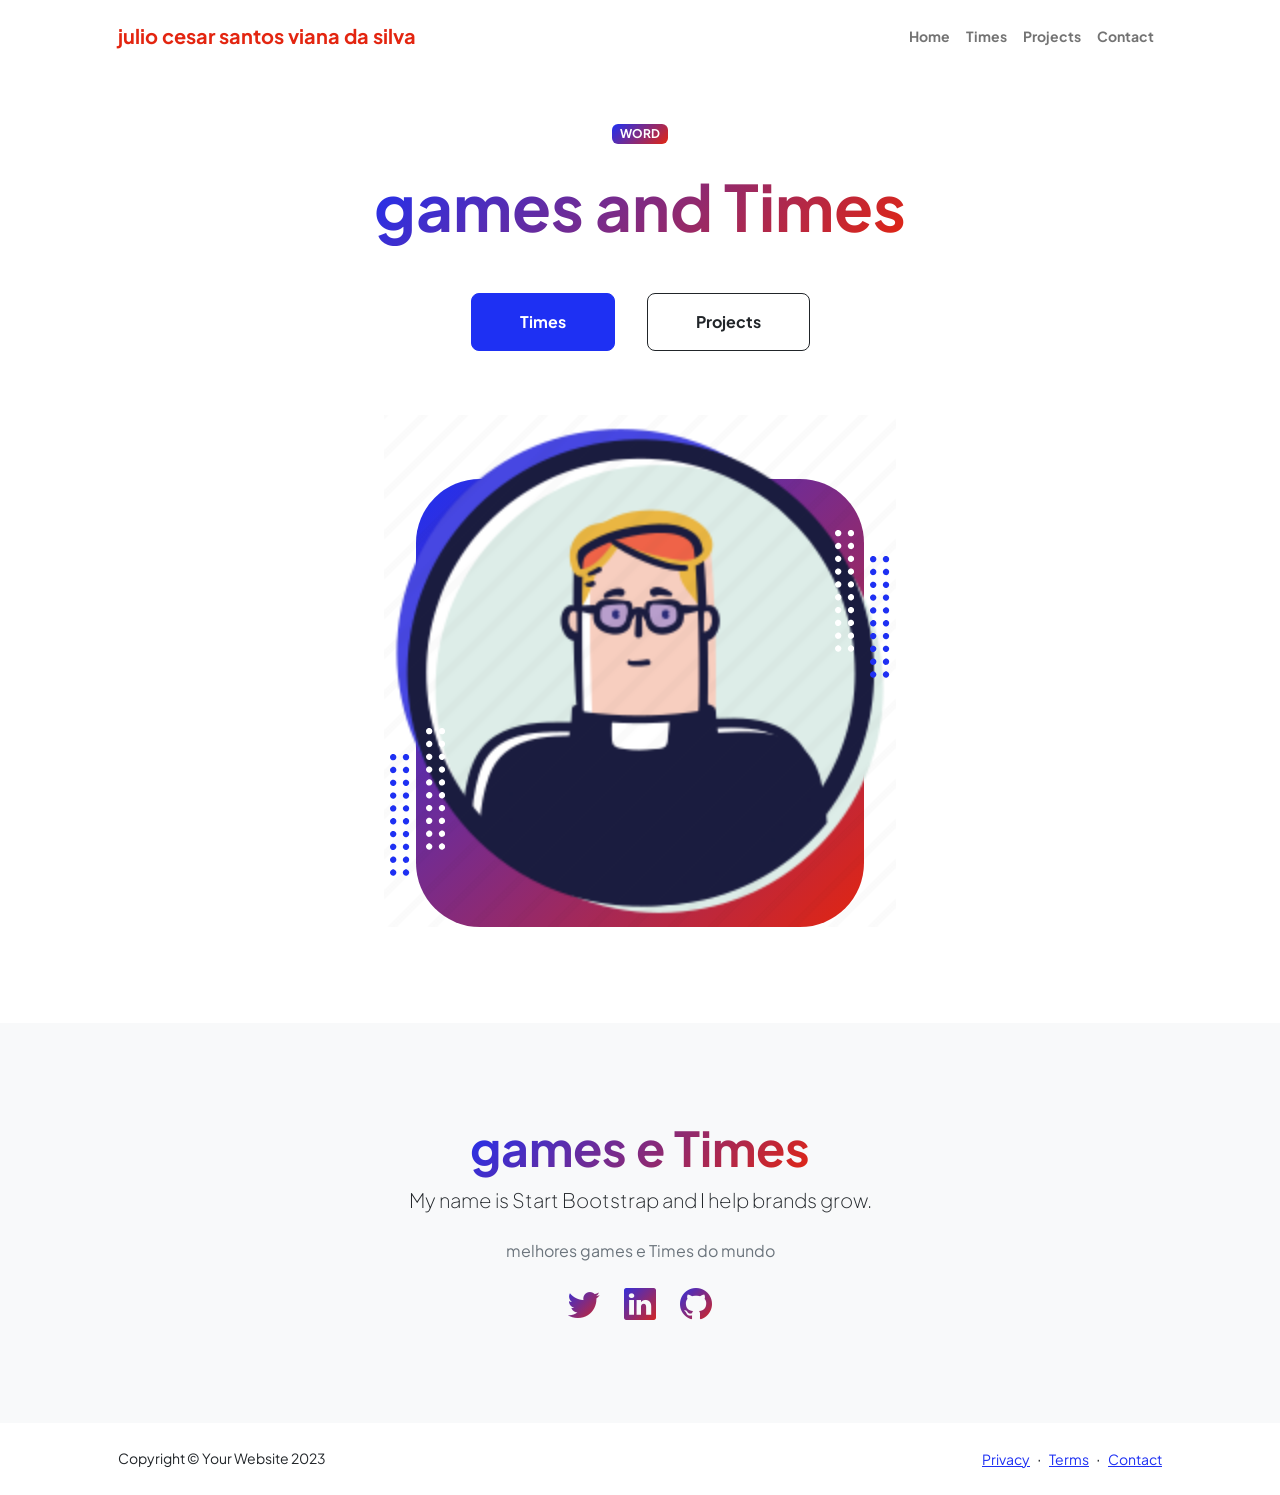
<file: index.html>
<!DOCTYPE html>
<html lang="en">
    <head>
        <meta charset="utf-8" />
        <meta name="viewport" content="width=device-width, initial-scale=1, shrink-to-fit=no" />
        <meta name="description" content="" />
        <meta name="author" content="" />
        <title>Personal - Start Bootstrap Theme</title>
        <!-- Favicon-->
        <link rel="icon" type="image/x-icon" href="assets/favicon.png" />
        <!-- Custom Google font-->
        <link rel="preconnect" href="https://fonts.googleapis.com" />
        <link rel="preconnect" href="https://fonts.gstatic.com" crossorigin />
        <link href="https://fonts.googleapis.com/css2?family=Plus+Jakarta+Sans:wght@100;200;300;400;500;600;700;800;900&amp;display=swap" rel="stylesheet" />
        <!-- Bootstrap icons-->
        <link href="https://cdn.jsdelivr.net/npm/bootstrap-icons@1.8.1/font/bootstrap-icons.css" rel="stylesheet" />
        <!-- Core theme CSS (includes Bootstrap)-->
        <link href="css/styles.css" rel="stylesheet" />
    </head>
    <body class="d-flex flex-column h-100">
        <main class="flex-shrink-0">
            <!-- Menu de navagação -->
            <nav class="navbar navbar-expand-lg navbar-light bg-white py-3">
                <div class="container px-5">
                    <a class="navbar-brand" href="index.html"><span class="fw-bolder text-primary"> julio cesar santos viana da silva </span></a>
                    <button class="navbar-toggler" type="button" data-bs-toggle="collapse" data-bs-target="#navbarSupportedContent" aria-controls="navbarSupportedContent" aria-expanded="false" aria-label="Toggle navigation"><span class="navbar-toggler-icon"></span></button>
                    <div class="collapse navbar-collapse" id="navbarSupportedContent">
                        <ul class="navbar-nav ms-auto mb-2 mb-lg-0 small fw-bolder">
                            <li class="nav-item"><a class="nav-link" href="index.html">Home</a></li>
                            <li class="nav-item"><a class="nav-link" href="resume.html">Times</a></li>
                            <li class="nav-item"><a class="nav-link" href="projects.html">Projects</a></li>
                            <li class="nav-item"><a class="nav-link" href="contact.html">Contact</a></li>
                        </ul>
                    </div>
                </div>
            </nav>
            <!-- Header-->
            <header class="py-5">
                <div class="container px-5 pb-5">
                    <div class="row gx-5 align-items-center">
                        <div class="col-xxl-5">
                            <!-- Header text content-->
                            <div class="text-center text-xxl-start">
                                <div class="badge bg-gradient-primary-to-secondary text-white mb-4"><div class="text-uppercase"> word </div></div>
                                <div class="fs-3 fw-light text-muted"></div>
                                <h1 class="display-3 fw-bolder mb-5"><span class="text-gradient d-inline">games and Times </span></h1>
                                <div class="d-grid gap-3 d-sm-flex justify-content-sm-center justify-content-xxl-start mb-3">
                                    <a class="btn btn-primary btn-lg px-5 py-3 me-sm-3 fs-6 fw-bolder" href="resume.html">Times</a>
                                    <a class="btn btn-outline-dark btn-lg px-5 py-3 fs-6 fw-bolder" href="projects.html">Projects</a>
                                </div>
                            </div>
                        </div>
                        <div class="col-xxl-7">
                            <!-- Header profile picture-->
                            <div class="d-flex justify-content-center mt-5 mt-xxl-0">
                                <div class="profile bg-gradient-primary-to-secondary">
                                    <!-- TIP: For best results, use a photo with a transparent background like the demo example below-->
                                    <!-- Watch a tutorial on how to do this on YouTube (link)-->
                                    <img class="profile-img" src="assets/profile.png" alt="..." />
                                    <div class="dots-1">
                                        <!-- SVG Dots-->
                                        <svg version="1.1" xmlns="http://www.w3.org/2000/svg" xmlns:xlink="http://www.w3.org/1999/xlink" x="0px" y="0px" viewBox="0 0 191.6 1215.4" style="enable-background: new 0 0 191.6 1215.4" xml:space="preserve">
                                            <g transform="translate(0.000000,1280.000000) scale(0.100000,-0.100000)">
                                                <path d="M227.7,12788.6c-105-35-200-141-222-248c-43-206,163-412,369-369c155,32,275,190,260,339c-11,105-90,213-190,262        C383.7,12801.6,289.7,12808.6,227.7,12788.6z"></path>
                                                <path d="M1507.7,12788.6c-151-50-253-216-222-362c25-119,136-230,254-255c194-41,395,142,375,339c-11,105-90,213-190,262        C1663.7,12801.6,1569.7,12808.6,1507.7,12788.6z"></path>
                                                <path d="M227.7,11508.6c-105-35-200-141-222-248c-43-206,163-412,369-369c155,32,275,190,260,339c-11,105-90,213-190,262        C383.7,11521.6,289.7,11528.6,227.7,11508.6z"></path>
                                                <path d="M1507.7,11508.6c-151-50-253-216-222-362c25-119,136-230,254-255c194-41,395,142,375,339c-11,105-90,213-190,262        C1663.7,11521.6,1569.7,11528.6,1507.7,11508.6z"></path>
                                                <path d="M227.7,10228.6c-105-35-200-141-222-248c-43-206,163-412,369-369c155,32,275,190,260,339c-11,105-90,213-190,262        C383.7,10241.6,289.7,10248.6,227.7,10228.6z"></path>
                                                <path d="M1507.7,10228.6c-105-35-200-141-222-248c-43-206,163-412,369-369c155,32,275,190,260,339c-11,105-90,213-190,262        C1663.7,10241.6,1569.7,10248.6,1507.7,10228.6z"></path>
                                                <path d="M227.7,8948.6c-105-35-200-141-222-248c-43-206,163-412,369-369c155,32,275,190,260,339c-11,105-90,213-190,262        C383.7,8961.6,289.7,8968.6,227.7,8948.6z"></path>
                                                <path d="M1507.7,8948.6c-105-35-200-141-222-248c-43-206,163-412,369-369c155,32,275,190,260,339c-11,105-90,213-190,262        C1663.7,8961.6,1569.7,8968.6,1507.7,8948.6z"></path>
                                                <path d="M227.7,7668.6c-105-35-200-141-222-248c-43-206,163-412,369-369c155,32,275,190,260,339c-11,105-90,213-190,262        C383.7,7681.6,289.7,7688.6,227.7,7668.6z"></path>
                                                <path d="M1507.7,7668.6c-105-35-200-141-222-248c-43-206,163-412,369-369c155,32,275,190,260,339c-11,105-90,213-190,262        C1663.7,7681.6,1569.7,7688.6,1507.7,7668.6z"></path>
                                                <path d="M227.7,6388.6c-105-35-200-141-222-248c-43-206,163-412,369-369c155,32,275,190,260,339c-11,105-90,213-190,262        C383.7,6401.6,289.7,6408.6,227.7,6388.6z"></path>
                                                <path d="M1507.7,6388.6c-105-35-200-141-222-248c-43-206,163-412,369-369c155,32,275,190,260,339c-11,105-90,213-190,262        C1663.7,6401.6,1569.7,6408.6,1507.7,6388.6z"></path>
                                                <path d="M227.7,5108.6c-105-35-200-141-222-248c-43-206,163-412,369-369c155,32,275,190,260,339c-11,105-90,213-190,262        C383.7,5121.6,289.7,5128.6,227.7,5108.6z"></path>
                                                <path d="M1507.7,5108.6c-105-35-200-141-222-248c-43-206,163-412,369-369c155,32,275,190,260,339c-11,105-90,213-190,262        C1663.7,5121.6,1569.7,5128.6,1507.7,5108.6z"></path>
                                                <path d="M227.7,3828.6c-105-35-200-141-222-248c-43-206,163-412,369-369c155,32,275,190,260,339c-11,105-90,213-190,262        C383.7,3841.6,289.7,3848.6,227.7,3828.6z"></path>
                                                <path d="M1507.7,3828.6c-105-35-200-141-222-248c-43-206,163-412,369-369c155,32,275,190,260,339c-11,105-90,213-190,262        C1663.7,3841.6,1569.7,3848.6,1507.7,3828.6z"></path>
                                                <path d="M227.7,2548.6c-105-35-200-141-222-248c-43-206,163-412,369-369c155,32,275,190,260,339c-11,105-90,213-190,262        C383.7,2561.6,289.7,2568.6,227.7,2548.6z"></path>
                                                <path d="M1507.7,2548.6c-105-35-200-141-222-248c-43-206,163-412,369-369c155,32,275,190,260,339c-11,105-90,213-190,262        C1663.7,2561.6,1569.7,2568.6,1507.7,2548.6z"></path>
                                                <path d="M227.7,1268.6c-105-35-200-141-222-248c-43-206,163-412,369-369c155,32,275,190,260,339c-11,105-90,213-190,262        C383.7,1281.6,289.7,1288.6,227.7,1268.6z"></path>
                                                <path d="M1507.7,1268.6c-105-35-200-141-222-248c-43-206,163-412,369-369c155,32,275,190,260,339c-11,105-90,213-190,262        C1663.7,1281.6,1569.7,1288.6,1507.7,1268.6z"></path>
                                            </g>
                                        </svg>
                                        <!-- END of SVG dots-->
                                    </div>
                                    <div class="dots-2">
                                        <!-- SVG Dots-->
                                        <svg version="1.1" xmlns="http://www.w3.org/2000/svg" xmlns:xlink="http://www.w3.org/1999/xlink" x="0px" y="0px" viewBox="0 0 191.6 1215.4" style="enable-background: new 0 0 191.6 1215.4" xml:space="preserve">
                                            <g transform="translate(0.000000,1280.000000) scale(0.100000,-0.100000)">
                                                <path d="M227.7,12788.6c-105-35-200-141-222-248c-43-206,163-412,369-369c155,32,275,190,260,339c-11,105-90,213-190,262        C383.7,12801.6,289.7,12808.6,227.7,12788.6z"></path>
                                                <path d="M1507.7,12788.6c-151-50-253-216-222-362c25-119,136-230,254-255c194-41,395,142,375,339c-11,105-90,213-190,262        C1663.7,12801.6,1569.7,12808.6,1507.7,12788.6z"></path>
                                                <path d="M227.7,11508.6c-105-35-200-141-222-248c-43-206,163-412,369-369c155,32,275,190,260,339c-11,105-90,213-190,262        C383.7,11521.6,289.7,11528.6,227.7,11508.6z"></path>
                                                <path d="M1507.7,11508.6c-151-50-253-216-222-362c25-119,136-230,254-255c194-41,395,142,375,339c-11,105-90,213-190,262        C1663.7,11521.6,1569.7,11528.6,1507.7,11508.6z"></path>
                                                <path d="M227.7,10228.6c-105-35-200-141-222-248c-43-206,163-412,369-369c155,32,275,190,260,339c-11,105-90,213-190,262        C383.7,10241.6,289.7,10248.6,227.7,10228.6z"></path>
                                                <path d="M1507.7,10228.6c-105-35-200-141-222-248c-43-206,163-412,369-369c155,32,275,190,260,339c-11,105-90,213-190,262        C1663.7,10241.6,1569.7,10248.6,1507.7,10228.6z"></path>
                                                <path d="M227.7,8948.6c-105-35-200-141-222-248c-43-206,163-412,369-369c155,32,275,190,260,339c-11,105-90,213-190,262        C383.7,8961.6,289.7,8968.6,227.7,8948.6z"></path>
                                                <path d="M1507.7,8948.6c-105-35-200-141-222-248c-43-206,163-412,369-369c155,32,275,190,260,339c-11,105-90,213-190,262        C1663.7,8961.6,1569.7,8968.6,1507.7,8948.6z"></path>
                                                <path d="M227.7,7668.6c-105-35-200-141-222-248c-43-206,163-412,369-369c155,32,275,190,260,339c-11,105-90,213-190,262        C383.7,7681.6,289.7,7688.6,227.7,7668.6z"></path>
                                                <path d="M1507.7,7668.6c-105-35-200-141-222-248c-43-206,163-412,369-369c155,32,275,190,260,339c-11,105-90,213-190,262        C1663.7,7681.6,1569.7,7688.6,1507.7,7668.6z"></path>
                                                <path d="M227.7,6388.6c-105-35-200-141-222-248c-43-206,163-412,369-369c155,32,275,190,260,339c-11,105-90,213-190,262        C383.7,6401.6,289.7,6408.6,227.7,6388.6z"></path>
                                                <path d="M1507.7,6388.6c-105-35-200-141-222-248c-43-206,163-412,369-369c155,32,275,190,260,339c-11,105-90,213-190,262        C1663.7,6401.6,1569.7,6408.6,1507.7,6388.6z"></path>
                                                <path d="M227.7,5108.6c-105-35-200-141-222-248c-43-206,163-412,369-369c155,32,275,190,260,339c-11,105-90,213-190,262        C383.7,5121.6,289.7,5128.6,227.7,5108.6z"></path>
                                                <path d="M1507.7,5108.6c-105-35-200-141-222-248c-43-206,163-412,369-369c155,32,275,190,260,339c-11,105-90,213-190,262        C1663.7,5121.6,1569.7,5128.6,1507.7,5108.6z"></path>
                                                <path d="M227.7,3828.6c-105-35-200-141-222-248c-43-206,163-412,369-369c155,32,275,190,260,339c-11,105-90,213-190,262        C383.7,3841.6,289.7,3848.6,227.7,3828.6z"></path>
                                                <path d="M1507.7,3828.6c-105-35-200-141-222-248c-43-206,163-412,369-369c155,32,275,190,260,339c-11,105-90,213-190,262        C1663.7,3841.6,1569.7,3848.6,1507.7,3828.6z"></path>
                                                <path d="M227.7,2548.6c-105-35-200-141-222-248c-43-206,163-412,369-369c155,32,275,190,260,339c-11,105-90,213-190,262        C383.7,2561.6,289.7,2568.6,227.7,2548.6z"></path>
                                                <path d="M1507.7,2548.6c-105-35-200-141-222-248c-43-206,163-412,369-369c155,32,275,190,260,339c-11,105-90,213-190,262        C1663.7,2561.6,1569.7,2568.6,1507.7,2548.6z"></path>
                                                <path d="M227.7,1268.6c-105-35-200-141-222-248c-43-206,163-412,369-369c155,32,275,190,260,339c-11,105-90,213-190,262        C383.7,1281.6,289.7,1288.6,227.7,1268.6z"></path>
                                                <path d="M1507.7,1268.6c-105-35-200-141-222-248c-43-206,163-412,369-369c155,32,275,190,260,339c-11,105-90,213-190,262        C1663.7,1281.6,1569.7,1288.6,1507.7,1268.6z"></path>
                                            </g>
                                        </svg>
                                        <!-- END of SVG dots-->
                                    </div>
                                    <div class="dots-3">
                                        <!-- SVG Dots-->
                                        <svg version="1.1" xmlns="http://www.w3.org/2000/svg" xmlns:xlink="http://www.w3.org/1999/xlink" x="0px" y="0px" viewBox="0 0 191.6 1215.4" style="enable-background: new 0 0 191.6 1215.4" xml:space="preserve">
                                            <g transform="translate(0.000000,1280.000000) scale(0.100000,-0.100000)">
                                                <path d="M227.7,12788.6c-105-35-200-141-222-248c-43-206,163-412,369-369c155,32,275,190,260,339c-11,105-90,213-190,262        C383.7,12801.6,289.7,12808.6,227.7,12788.6z"></path>
                                                <path d="M1507.7,12788.6c-151-50-253-216-222-362c25-119,136-230,254-255c194-41,395,142,375,339c-11,105-90,213-190,262        C1663.7,12801.6,1569.7,12808.6,1507.7,12788.6z"></path>
                                                <path d="M227.7,11508.6c-105-35-200-141-222-248c-43-206,163-412,369-369c155,32,275,190,260,339c-11,105-90,213-190,262        C383.7,11521.6,289.7,11528.6,227.7,11508.6z"></path>
                                                <path d="M1507.7,11508.6c-151-50-253-216-222-362c25-119,136-230,254-255c194-41,395,142,375,339c-11,105-90,213-190,262        C1663.7,11521.6,1569.7,11528.6,1507.7,11508.6z"></path>
                                                <path d="M227.7,10228.6c-105-35-200-141-222-248c-43-206,163-412,369-369c155,32,275,190,260,339c-11,105-90,213-190,262        C383.7,10241.6,289.7,10248.6,227.7,10228.6z"></path>
                                                <path d="M1507.7,10228.6c-105-35-200-141-222-248c-43-206,163-412,369-369c155,32,275,190,260,339c-11,105-90,213-190,262        C1663.7,10241.6,1569.7,10248.6,1507.7,10228.6z"></path>
                                                <path d="M227.7,8948.6c-105-35-200-141-222-248c-43-206,163-412,369-369c155,32,275,190,260,339c-11,105-90,213-190,262        C383.7,8961.6,289.7,8968.6,227.7,8948.6z"></path>
                                                <path d="M1507.7,8948.6c-105-35-200-141-222-248c-43-206,163-412,369-369c155,32,275,190,260,339c-11,105-90,213-190,262        C1663.7,8961.6,1569.7,8968.6,1507.7,8948.6z"></path>
                                                <path d="M227.7,7668.6c-105-35-200-141-222-248c-43-206,163-412,369-369c155,32,275,190,260,339c-11,105-90,213-190,262        C383.7,7681.6,289.7,7688.6,227.7,7668.6z"></path>
                                                <path d="M1507.7,7668.6c-105-35-200-141-222-248c-43-206,163-412,369-369c155,32,275,190,260,339c-11,105-90,213-190,262        C1663.7,7681.6,1569.7,7688.6,1507.7,7668.6z"></path>
                                                <path d="M227.7,6388.6c-105-35-200-141-222-248c-43-206,163-412,369-369c155,32,275,190,260,339c-11,105-90,213-190,262        C383.7,6401.6,289.7,6408.6,227.7,6388.6z"></path>
                                                <path d="M1507.7,6388.6c-105-35-200-141-222-248c-43-206,163-412,369-369c155,32,275,190,260,339c-11,105-90,213-190,262        C1663.7,6401.6,1569.7,6408.6,1507.7,6388.6z"></path>
                                                <path d="M227.7,5108.6c-105-35-200-141-222-248c-43-206,163-412,369-369c155,32,275,190,260,339c-11,105-90,213-190,262        C383.7,5121.6,289.7,5128.6,227.7,5108.6z"></path>
                                                <path d="M1507.7,5108.6c-105-35-200-141-222-248c-43-206,163-412,369-369c155,32,275,190,260,339c-11,105-90,213-190,262        C1663.7,5121.6,1569.7,5128.6,1507.7,5108.6z"></path>
                                                <path d="M227.7,3828.6c-105-35-200-141-222-248c-43-206,163-412,369-369c155,32,275,190,260,339c-11,105-90,213-190,262        C383.7,3841.6,289.7,3848.6,227.7,3828.6z"></path>
                                                <path d="M1507.7,3828.6c-105-35-200-141-222-248c-43-206,163-412,369-369c155,32,275,190,260,339c-11,105-90,213-190,262        C1663.7,3841.6,1569.7,3848.6,1507.7,3828.6z"></path>
                                                <path d="M227.7,2548.6c-105-35-200-141-222-248c-43-206,163-412,369-369c155,32,275,190,260,339c-11,105-90,213-190,262        C383.7,2561.6,289.7,2568.6,227.7,2548.6z"></path>
                                                <path d="M1507.7,2548.6c-105-35-200-141-222-248c-43-206,163-412,369-369c155,32,275,190,260,339c-11,105-90,213-190,262        C1663.7,2561.6,1569.7,2568.6,1507.7,2548.6z"></path>
                                                <path d="M227.7,1268.6c-105-35-200-141-222-248c-43-206,163-412,369-369c155,32,275,190,260,339c-11,105-90,213-190,262        C383.7,1281.6,289.7,1288.6,227.7,1268.6z"></path>
                                                <path d="M1507.7,1268.6c-105-35-200-141-222-248c-43-206,163-412,369-369c155,32,275,190,260,339c-11,105-90,213-190,262        C1663.7,1281.6,1569.7,1288.6,1507.7,1268.6z"></path>
                                            </g>
                                        </svg>
                                        <!-- END of SVG dots-->
                                    </div>
                                    <div class="dots-4">
                                        <!-- SVG Dots-->
                                        <svg version="1.1" xmlns="http://www.w3.org/2000/svg" xmlns:xlink="http://www.w3.org/1999/xlink" x="0px" y="0px" viewBox="0 0 191.6 1215.4" style="enable-background: new 0 0 191.6 1215.4" xml:space="preserve">
                                            <g transform="translate(0.000000,1280.000000) scale(0.100000,-0.100000)">
                                                <path d="M227.7,12788.6c-105-35-200-141-222-248c-43-206,163-412,369-369c155,32,275,190,260,339c-11,105-90,213-190,262        C383.7,12801.6,289.7,12808.6,227.7,12788.6z"></path>
                                                <path d="M1507.7,12788.6c-151-50-253-216-222-362c25-119,136-230,254-255c194-41,395,142,375,339c-11,105-90,213-190,262        C1663.7,12801.6,1569.7,12808.6,1507.7,12788.6z"></path>
                                                <path d="M227.7,11508.6c-105-35-200-141-222-248c-43-206,163-412,369-369c155,32,275,190,260,339c-11,105-90,213-190,262        C383.7,11521.6,289.7,11528.6,227.7,11508.6z"></path>
                                                <path d="M1507.7,11508.6c-151-50-253-216-222-362c25-119,136-230,254-255c194-41,395,142,375,339c-11,105-90,213-190,262        C1663.7,11521.6,1569.7,11528.6,1507.7,11508.6z"></path>
                                                <path d="M227.7,10228.6c-105-35-200-141-222-248c-43-206,163-412,369-369c155,32,275,190,260,339c-11,105-90,213-190,262        C383.7,10241.6,289.7,10248.6,227.7,10228.6z"></path>
                                                <path d="M1507.7,10228.6c-105-35-200-141-222-248c-43-206,163-412,369-369c155,32,275,190,260,339c-11,105-90,213-190,262        C1663.7,10241.6,1569.7,10248.6,1507.7,10228.6z"></path>
                                                <path d="M227.7,8948.6c-105-35-200-141-222-248c-43-206,163-412,369-369c155,32,275,190,260,339c-11,105-90,213-190,262        C383.7,8961.6,289.7,8968.6,227.7,8948.6z"></path>
                                                <path d="M1507.7,8948.6c-105-35-200-141-222-248c-43-206,163-412,369-369c155,32,275,190,260,339c-11,105-90,213-190,262        C1663.7,8961.6,1569.7,8968.6,1507.7,8948.6z"></path>
                                                <path d="M227.7,7668.6c-105-35-200-141-222-248c-43-206,163-412,369-369c155,32,275,190,260,339c-11,105-90,213-190,262        C383.7,7681.6,289.7,7688.6,227.7,7668.6z"></path>
                                                <path d="M1507.7,7668.6c-105-35-200-141-222-248c-43-206,163-412,369-369c155,32,275,190,260,339c-11,105-90,213-190,262        C1663.7,7681.6,1569.7,7688.6,1507.7,7668.6z"></path>
                                                <path d="M227.7,6388.6c-105-35-200-141-222-248c-43-206,163-412,369-369c155,32,275,190,260,339c-11,105-90,213-190,262        C383.7,6401.6,289.7,6408.6,227.7,6388.6z"></path>
                                                <path d="M1507.7,6388.6c-105-35-200-141-222-248c-43-206,163-412,369-369c155,32,275,190,260,339c-11,105-90,213-190,262        C1663.7,6401.6,1569.7,6408.6,1507.7,6388.6z"></path>
                                                <path d="M227.7,5108.6c-105-35-200-141-222-248c-43-206,163-412,369-369c155,32,275,190,260,339c-11,105-90,213-190,262        C383.7,5121.6,289.7,5128.6,227.7,5108.6z"></path>
                                                <path d="M1507.7,5108.6c-105-35-200-141-222-248c-43-206,163-412,369-369c155,32,275,190,260,339c-11,105-90,213-190,262        C1663.7,5121.6,1569.7,5128.6,1507.7,5108.6z"></path>
                                                <path d="M227.7,3828.6c-105-35-200-141-222-248c-43-206,163-412,369-369c155,32,275,190,260,339c-11,105-90,213-190,262        C383.7,3841.6,289.7,3848.6,227.7,3828.6z"></path>
                                                <path d="M1507.7,3828.6c-105-35-200-141-222-248c-43-206,163-412,369-369c155,32,275,190,260,339c-11,105-90,213-190,262        C1663.7,3841.6,1569.7,3848.6,1507.7,3828.6z"></path>
                                                <path d="M227.7,2548.6c-105-35-200-141-222-248c-43-206,163-412,369-369c155,32,275,190,260,339c-11,105-90,213-190,262        C383.7,2561.6,289.7,2568.6,227.7,2548.6z"></path>
                                                <path d="M1507.7,2548.6c-105-35-200-141-222-248c-43-206,163-412,369-369c155,32,275,190,260,339c-11,105-90,213-190,262        C1663.7,2561.6,1569.7,2568.6,1507.7,2548.6z"></path>
                                                <path d="M227.7,1268.6c-105-35-200-141-222-248c-43-206,163-412,369-369c155,32,275,190,260,339c-11,105-90,213-190,262        C383.7,1281.6,289.7,1288.6,227.7,1268.6z"></path>
                                                <path d="M1507.7,1268.6c-105-35-200-141-222-248c-43-206,163-412,369-369c155,32,275,190,260,339c-11,105-90,213-190,262        C1663.7,1281.6,1569.7,1288.6,1507.7,1268.6z"></path>
                                            </g>
                                        </svg>
                                        <!-- END of SVG dots-->
                                    </div>
                                </div>
                            </div>
                        </div>
                    </div>
                </div>
            </header>
            <!-- About Section-->
            <section class="bg-light py-5">
                <div class="container px-5">
                    <div class="row gx-5 justify-content-center">
                        <div class="col-xxl-8">
                            <div class="text-center my-5">
                                <h2 class="display-5 fw-bolder"><span class="text-gradient d-inline">games e Times</span></h2>
                                <p class="lead fw-light mb-4">My name is Start Bootstrap and I help brands grow.</p>
                                <p class="text-muted">melhores games e Times do mundo </p>
                                <div class="d-flex justify-content-center fs-2 gap-4">
                                    <a class="text-gradient" href="#!"><i class="bi bi-twitter"></i></a>
                                    <a class="text-gradient" href="#!"><i class="bi bi-linkedin"></i></a>
                                    <a class="text-gradient" href="#!"><i class="bi bi-github"></i></a>
                                </div>
                            </div>
                        </div>
                    </div>
                </div>
            </section>
        </main>
        <!-- Footer-->
        <footer class="bg-white py-4 mt-auto">
            <div class="container px-5">
                <div class="row align-items-center justify-content-between flex-column flex-sm-row">
                    <div class="col-auto"><div class="small m-0">Copyright &copy; Your Website 2023</div></div>
                    <div class="col-auto">
                        <a class="small" href="#!">Privacy</a>
                        <span class="mx-1">&middot;</span>
                        <a class="small" href="#!">Terms</a>
                        <span class="mx-1">&middot;</span>
                        <a class="small" href="#!">Contact</a>
                    </div>
                </div>
            </div>
        </footer>
        <!-- Bootstrap core JS-->
        <script src="https://cdn.jsdelivr.net/npm/bootstrap@5.2.3/dist/js/bootstrap.bundle.min.js"></script>
        <!-- Core theme JS-->
        <script src="js/scripts.js"></script>
    </body>
</html>
</file>
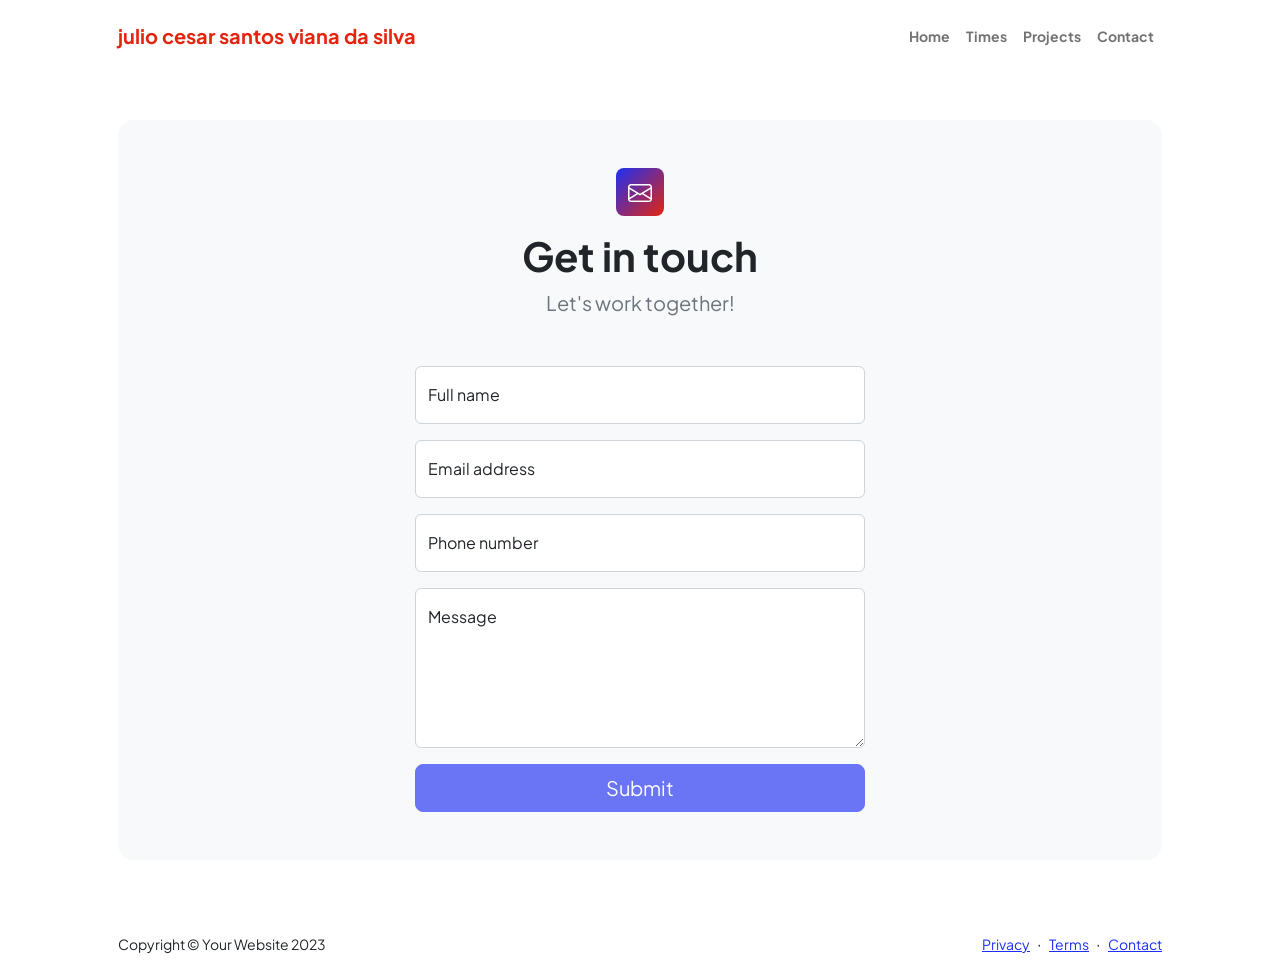
<file: contact.html>
<!DOCTYPE html>
<html lang="en">
    <head>
        <meta charset="utf-8" />
        <meta name="viewport" content="width=device-width, initial-scale=1, shrink-to-fit=no" />
        <meta name="description" content />
        <meta name="author" content />
        <title>Modern Business - Start Bootstrap Template</title>
        <!-- Favicon-->
        <link rel="icon" type="image/x-icon" href="assets/favicon.png" />
        <!-- Custom Google font-->
        <link rel="preconnect" href="https://fonts.googleapis.com" />
        <link rel="preconnect" href="https://fonts.gstatic.com" crossorigin />
        <link href="https://fonts.googleapis.com/css2?family=Plus+Jakarta+Sans:wght@100;200;300;400;500;600;700;800;900&amp;display=swap" rel="stylesheet" />
        <!-- Bootstrap icons-->
        <link href="https://cdn.jsdelivr.net/npm/bootstrap-icons@1.8.1/font/bootstrap-icons.css" rel="stylesheet" />
        <!-- Core theme CSS (includes Bootstrap)-->
        <link href="css/styles.css" rel="stylesheet" />
    </head>
    <body class="d-flex flex-column">
        <main class="flex-shrink-0">
            <!-- Navigation-->
            <nav class="navbar navbar-expand-lg navbar-light bg-white py-3">
                <div class="container px-5">
                    <a class="navbar-brand" href="index.html"><span class="fw-bolder text-primary">julio cesar santos viana da silva </span></a>
                    <button class="navbar-toggler" type="button" data-bs-toggle="collapse" data-bs-target="#navbarSupportedContent" aria-controls="navbarSupportedContent" aria-expanded="false" aria-label="Toggle navigation"><span class="navbar-toggler-icon"></span></button>
                    <div class="collapse navbar-collapse" id="navbarSupportedContent">
                        <ul class="navbar-nav ms-auto mb-2 mb-lg-0 small fw-bolder">
                            <li class="nav-item"><a class="nav-link" href="index.html">Home</a></li>
                            <li class="nav-item"><a class="nav-link" href="resume.html">Times</a></li>
                            <li class="nav-item"><a class="nav-link" href="projects.html">Projects</a></li>
                            <li class="nav-item"><a class="nav-link" href="contact.html">Contact</a></li>
                        </ul>
                    </div>
                </div>
            </nav>
            <!-- Page content-->
            <section class="py-5">
                <div class="container px-5">
                    <!-- Contact form-->
                    <div class="bg-light rounded-4 py-5 px-4 px-md-5">
                        <div class="text-center mb-5">
                            <div class="feature bg-primary bg-gradient-primary-to-secondary text-white rounded-3 mb-3"><i class="bi bi-envelope"></i></div>
                            <h1 class="fw-bolder">Get in touch</h1>
                            <p class="lead fw-normal text-muted mb-0">Let's work together!</p>
                        </div>
                        <div class="row gx-5 justify-content-center">
                            <div class="col-lg-8 col-xl-6">
                                <!-- * * * * * * * * * * * * * * *-->
                                <!-- * * SB Forms Contact Form * *-->
                                <!-- * * * * * * * * * * * * * * *-->
                                <!-- This form is pre-integrated with SB Forms.-->
                                <!-- To make this form functional, sign up at-->
                                <!-- https://startbootstrap.com/solution/contact-forms-->
                                <!-- to get an API token!-->
                                <form id="contactForm" data-sb-form-api-token="API_TOKEN">
                                    <!-- Name input-->
                                    <div class="form-floating mb-3">
                                        <input class="form-control" id="name" type="text" placeholder="Enter your name..." data-sb-validations="required" />
                                        <label for="name">Full name</label>
                                        <div class="invalid-feedback" data-sb-feedback="name:required">A name is required.</div>
                                    </div>
                                    <!-- Email address input-->
                                    <div class="form-floating mb-3">
                                        <input class="form-control" id="email" type="email" placeholder="name@example.com" data-sb-validations="required,email" />
                                        <label for="email">Email address</label>
                                        <div class="invalid-feedback" data-sb-feedback="email:required">An email is required.</div>
                                        <div class="invalid-feedback" data-sb-feedback="email:email">Email is not valid.</div>
                                    </div>
                                    <!-- Phone number input-->
                                    <div class="form-floating mb-3">
                                        <input class="form-control" id="phone" type="tel" placeholder="(123) 456-7890" data-sb-validations="required" />
                                        <label for="phone">Phone number</label>
                                        <div class="invalid-feedback" data-sb-feedback="phone:required">A phone number is required.</div>
                                    </div>
                                    <!-- Message input-->
                                    <div class="form-floating mb-3">
                                        <textarea class="form-control" id="message" type="text" placeholder="Enter your message here..." style="height: 10rem" data-sb-validations="required"></textarea>
                                        <label for="message">Message</label>
                                        <div class="invalid-feedback" data-sb-feedback="message:required">A message is required.</div>
                                    </div>
                                    <!-- Submit success message-->
                                    <!---->
                                    <!-- This is what your users will see when the form-->
                                    <!-- has successfully submitted-->
                                    <div class="d-none" id="submitSuccessMessage">
                                        <div class="text-center mb-3">
                                            <div class="fw-bolder">Form submission successful!</div>
                                            To activate this form, sign up at
                                            <br />
                                            <a href="https://startbootstrap.com/solution/contact-forms">https://startbootstrap.com/solution/contact-forms</a>
                                        </div>
                                    </div>
                                    <!-- Submit error message-->
                                    <!---->
                                    <!-- This is what your users will see when there is-->
                                    <!-- an error submitting the form-->
                                    <div class="d-none" id="submitErrorMessage"><div class="text-center text-danger mb-3">Error sending message!</div></div>
                                    <!-- Submit Button-->
                                    <div class="d-grid"><button class="btn btn-primary btn-lg disabled" id="submitButton" type="submit">Submit</button></div>
                                </form>
                            </div>
                        </div>
                    </div>
                </div>
            </section>
        </main>
        <!-- Footer-->
        <footer class="bg-white py-4 mt-auto">
            <div class="container px-5">
                <div class="row align-items-center justify-content-between flex-column flex-sm-row">
                    <div class="col-auto"><div class="small m-0">Copyright &copy; Your Website 2023</div></div>
                    <div class="col-auto">
                        <a class="small" href="#!">Privacy</a>
                        <span class="mx-1">&middot;</span>
                        <a class="small" href="#!">Terms</a>
                        <span class="mx-1">&middot;</span>
                        <a class="small" href="#!">Contact</a>
                    </div>
                </div>
            </div>
        </footer>
        <!-- Bootstrap core JS-->
        <script src="https://cdn.jsdelivr.net/npm/bootstrap@5.2.3/dist/js/bootstrap.bundle.min.js"></script>
        <!-- Core theme JS-->
        <script src="js/scripts.js"></script>
        <!-- * * * * * * * * * * * * * * * * * * * * * * * * * * * * * * * * * * * * * * * *-->
        <!-- * *                               SB Forms JS                               * *-->
        <!-- * * Activate your form at https://startbootstrap.com/solution/contact-forms * *-->
        <!-- * * * * * * * * * * * * * * * * * * * * * * * * * * * * * * * * * * * * * * * *-->
        <script src="https://cdn.startbootstrap.com/sb-forms-latest.js"></script>
    </body>
</html>
</file>
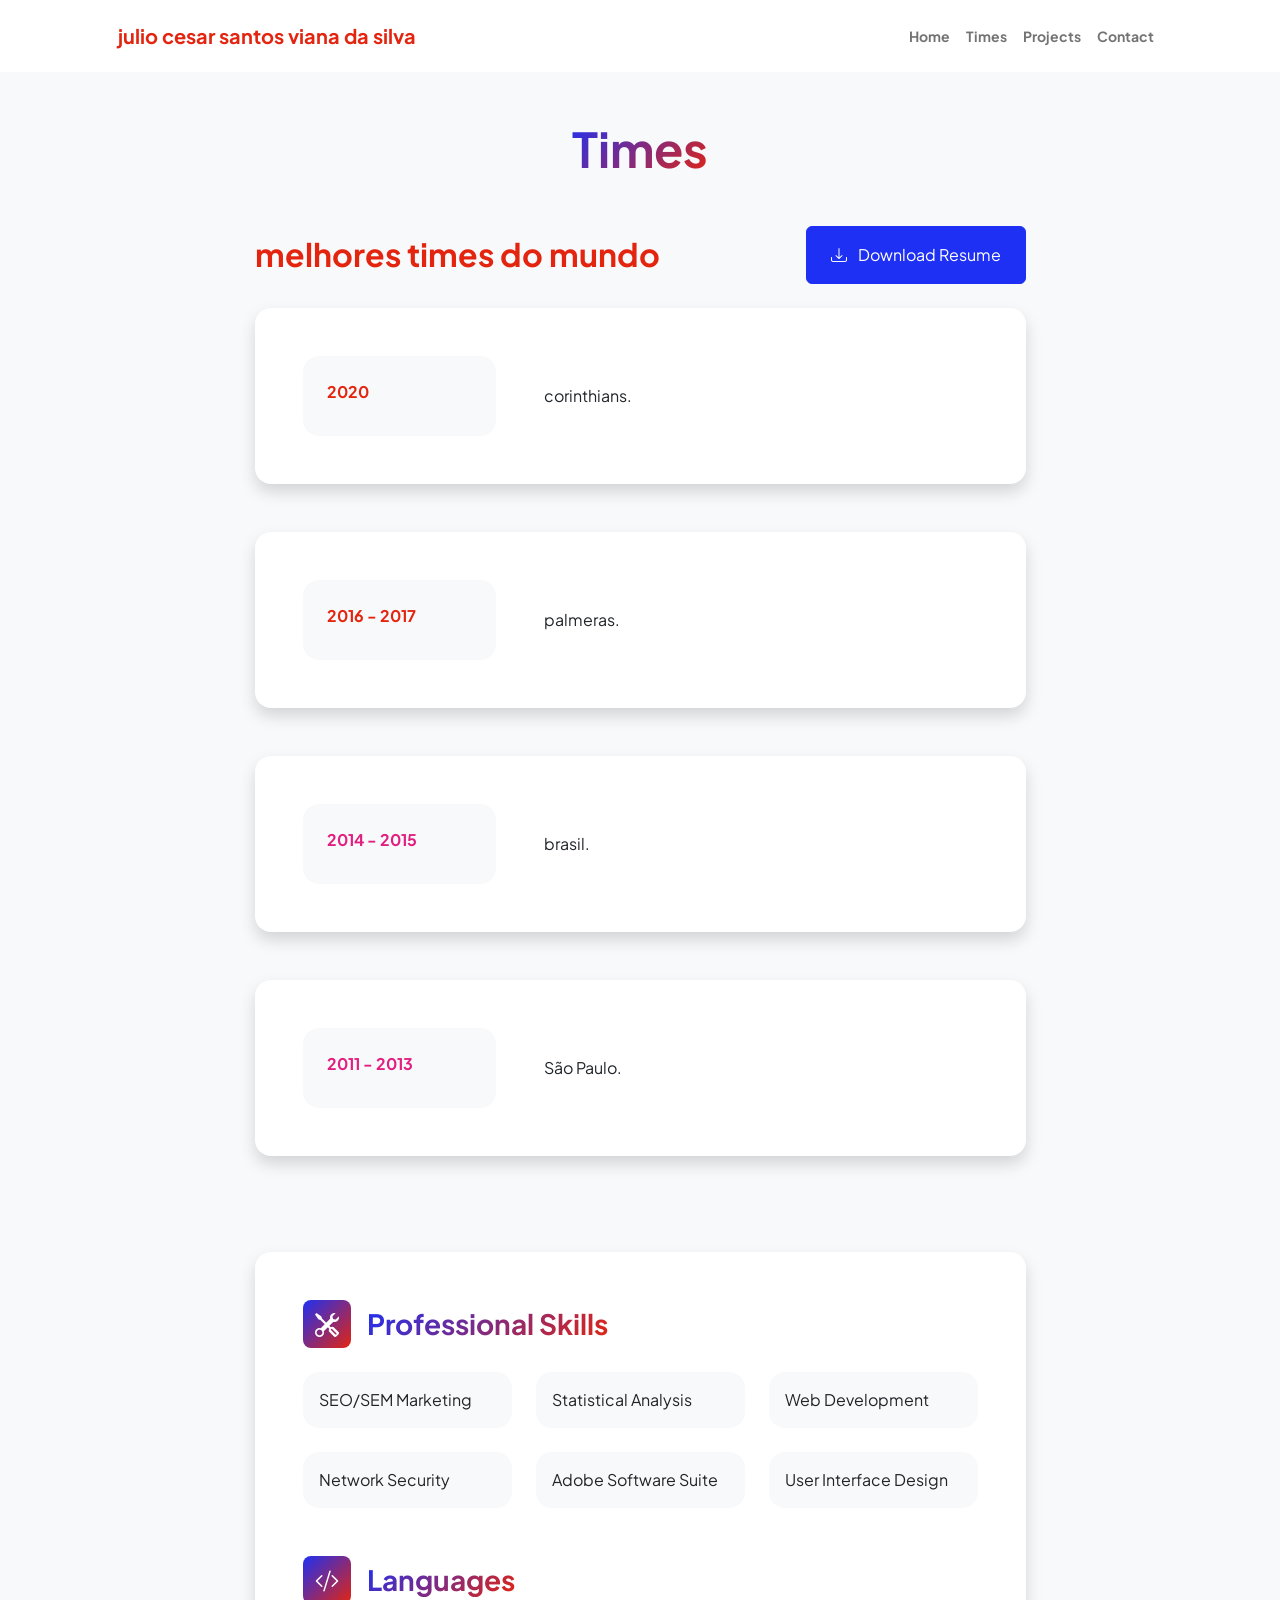
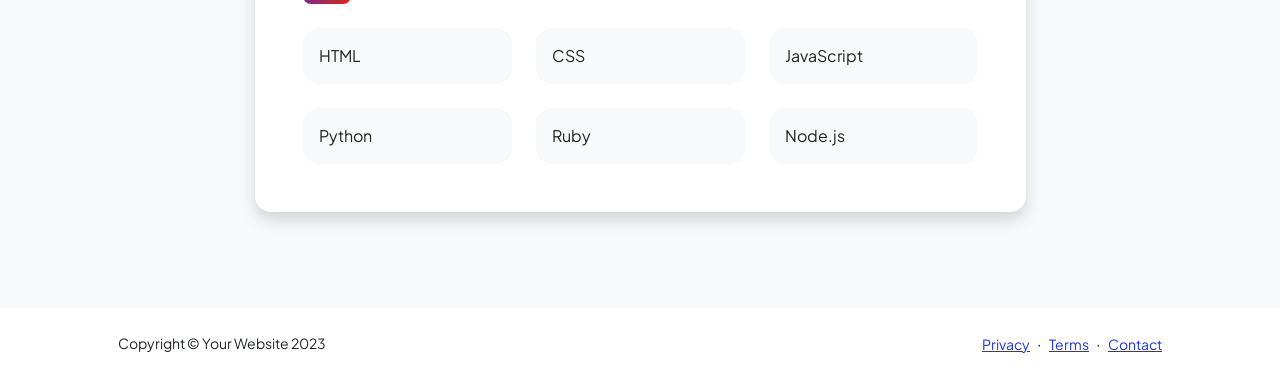
<file: resume.html>
<!DOCTYPE html>
<html lang="en">
    <head>
        <meta charset="utf-8" />
        <meta name="viewport" content="width=device-width, initial-scale=1, shrink-to-fit=no" />
        <meta name="description" content="" />
        <meta name="author" content="" />
        <title>Personal - Start Bootstrap Template</title>
        <!-- Favicon-->
        <link rel="icon" type="image/x-icon" href="assets/favicon.png" />
        <!-- Custom Google font-->
        <link rel="preconnect" href="https://fonts.googleapis.com" />
        <link rel="preconnect" href="https://fonts.gstatic.com" crossorigin />
        <link href="https://fonts.googleapis.com/css2?family=Plus+Jakarta+Sans:wght@100;200;300;400;500;600;700;800;900&amp;display=swap" rel="stylesheet" />
        <!-- Bootstrap icons-->
        <link href="https://cdn.jsdelivr.net/npm/bootstrap-icons@1.8.1/font/bootstrap-icons.css" rel="stylesheet" />
        <!-- Core theme CSS (includes Bootstrap)-->
        <link href="css/styles.css" rel="stylesheet" />
    </head>
    <body class="d-flex flex-column h-100 bg-light">
        <main class="flex-shrink-0">
            <!-- Navigation-->
            <nav class="navbar navbar-expand-lg navbar-light bg-white py-3">
                <div class="container px-5">
                    <a class="navbar-brand" href="index.html"><span class="fw-bolder text-primary">julio cesar santos viana da silva </span></a>
                    <button class="navbar-toggler" type="button" data-bs-toggle="collapse" data-bs-target="#navbarSupportedContent" aria-controls="navbarSupportedContent" aria-expanded="false" aria-label="Toggle navigation"><span class="navbar-toggler-icon"></span></button>
                    <div class="collapse navbar-collapse" id="navbarSupportedContent">
                        <ul class="navbar-nav ms-auto mb-2 mb-lg-0 small fw-bolder">
                            <li class="nav-item"><a class="nav-link" href="index.html">Home</a></li>
                            <li class="nav-item"><a class="nav-link" href="resume.html">Times</a></li>
                            <li class="nav-item"><a class="nav-link" href="projects.html">Projects</a></li>
                            <li class="nav-item"><a class="nav-link" href="contact.html">Contact</a></li>
                        </ul>
                    </div>
                </div>
            </nav>
            <!-- Page Content-->
            <div class="container px-5 my-5">
                <div class="text-center mb-5">
                    <h1 class="display-5 fw-bolder mb-0"><span class="text-gradient d-inline"> Times </span></h1>
                </div>
                <div class="row gx-5 justify-content-center">
                    <div class="col-lg-11 col-xl-9 col-xxl-8">
                        <!-- Experience Section-->
                        <section>
                            <div class="d-flex align-items-center justify-content-between mb-4">
                                <h2 class="text-primary fw-bolder mb-0">melhores times do mundo </h2>
                                <!-- Download resume button-->
                                <!-- Note: Set the link href target to a PDF file within your project-->
                                <a class="btn btn-primary px-4 py-3" href="#!">
                                    <div class="d-inline-block bi bi-download me-2"></div>
                                    Download Resume
                                </a>
                            </div>
                            <!-- Experience Card 1-->
                            <div class="card shadow border-0 rounded-4 mb-5">
                                <div class="card-body p-5">
                                    <div class="row align-items-center gx-5">
                                        <div class="col text-center text-lg-start mb-4 mb-lg-0">
                                            <div class="bg-light p-4 rounded-4">
                                                <div class="text-primary fw-bolder mb-2">2020</div>
                                                <div class="small fw-bolder"></div>
                                                <div class="small text-muted"></div>
                                                <div class="small text-muted"></div>
                                            </div>
                                        </div>
                                        <div class="col-lg-8"><div>corinthians.</div></div>
                                    </div>
                                </div>
                            </div>
                            <!-- Experience Card 2-->
                            <div class="card shadow border-0 rounded-4 mb-5">
                                <div class="card-body p-5">
                                    <div class="row align-items-center gx-5">
                                        <div class="col text-center text-lg-start mb-4 mb-lg-0">
                                            <div class="bg-light p-4 rounded-4">
                                                <div class="text-primary fw-bolder mb-2">2016 - 2017</div>
                                                <div class="small fw-bolder"></div>
                                                <div class="small text-muted"></div>
                                                <div class="small text-muted"></div>
                                            </div>
                                        </div>
                                        <div class="col-lg-8"><div>palmeras.</div></div>
                                    </div>
                                </div>
                            </div>
                        </section>
                        <!-- Education Section-->
                        <section>
                            <h2 class="text-secondary fw-bolder mb-4"></h2>
                            <!-- Education Card 1-->
                            <div class="card shadow border-0 rounded-4 mb-5">
                                <div class="card-body p-5">
                                    <div class="row align-items-center gx-5">
                                        <div class="col text-center text-lg-start mb-4 mb-lg-0">
                                            <div class="bg-light p-4 rounded-4">
                                                <div class="text-secondary fw-bolder mb-2">2014 - 2015</div>
                                                <div class="mb-2">
                                                    <div class="small fw-bolder"></div>
                                                    <div class="small text-muted"></div>
                                                </div>
                                                <div class="fst-italic">
                                                    <div class="small text-muted"></div>
                                                    <div class="small text-muted"></div>
                                                </div>
                                            </div>
                                        </div>
                                        <div class="col-lg-8"><div>brasil.</div></div>
                                    </div>
                                </div>
                            </div>
                            <!-- Education Card 2-->
                            <div class="card shadow border-0 rounded-4 mb-5">
                                <div class="card-body p-5">
                                    <div class="row align-items-center gx-5">
                                        <div class="col text-center text-lg-start mb-4 mb-lg-0">
                                            <div class="bg-light p-4 rounded-4">
                                                <div class="text-secondary fw-bolder mb-2">2011 - 2013</div>
                                                <div class="mb-2">
                                                    <div class="small fw-bolder"></div>
                                                    <div class="small text-muted"></div>
                                                </div>
                                                <div class="fst-italic">
                                                    <div class="small text-muted"></div>
                                                    <div class="small text-muted"></div>
                                                </div>
                                            </div>
                                        </div>
                                        <div class="col-lg-8"><div> São Paulo. </div></div>
                                </div>
                            </div>
                        </section>
                        <!-- Divider-->
                        <div class="pb-5"></div>
                        <!-- Skills Section-->
                        <section>
                            <!-- Skillset Card-->
                            <div class="card shadow border-0 rounded-4 mb-5">
                                <div class="card-body p-5">
                                    <!-- Professional skills list-->
                                    <div class="mb-5">
                                        <div class="d-flex align-items-center mb-4">
                                            <div class="feature bg-primary bg-gradient-primary-to-secondary text-white rounded-3 me-3"><i class="bi bi-tools"></i></div>
                                            <h3 class="fw-bolder mb-0"><span class="text-gradient d-inline">Professional Skills</span></h3>
                                        </div>
                                        <div class="row row-cols-1 row-cols-md-3 mb-4">
                                            <div class="col mb-4 mb-md-0"><div class="d-flex align-items-center bg-light rounded-4 p-3 h-100">SEO/SEM Marketing</div></div>
                                            <div class="col mb-4 mb-md-0"><div class="d-flex align-items-center bg-light rounded-4 p-3 h-100">Statistical Analysis</div></div>
                                            <div class="col"><div class="d-flex align-items-center bg-light rounded-4 p-3 h-100">Web Development</div></div>
                                        </div>
                                        <div class="row row-cols-1 row-cols-md-3">
                                            <div class="col mb-4 mb-md-0"><div class="d-flex align-items-center bg-light rounded-4 p-3 h-100">Network Security</div></div>
                                            <div class="col mb-4 mb-md-0"><div class="d-flex align-items-center bg-light rounded-4 p-3 h-100">Adobe Software Suite</div></div>
                                            <div class="col"><div class="d-flex align-items-center bg-light rounded-4 p-3 h-100">User Interface Design</div></div>
                                        </div>
                                    </div>
                                    <!-- Languages list-->
                                    <div class="mb-0">
                                        <div class="d-flex align-items-center mb-4">
                                            <div class="feature bg-primary bg-gradient-primary-to-secondary text-white rounded-3 me-3"><i class="bi bi-code-slash"></i></div>
                                            <h3 class="fw-bolder mb-0"><span class="text-gradient d-inline">Languages</span></h3>
                                        </div>
                                        <div class="row row-cols-1 row-cols-md-3 mb-4">
                                            <div class="col mb-4 mb-md-0"><div class="d-flex align-items-center bg-light rounded-4 p-3 h-100">HTML</div></div>
                                            <div class="col mb-4 mb-md-0"><div class="d-flex align-items-center bg-light rounded-4 p-3 h-100">CSS</div></div>
                                            <div class="col"><div class="d-flex align-items-center bg-light rounded-4 p-3 h-100">JavaScript</div></div>
                                        </div>
                                        <div class="row row-cols-1 row-cols-md-3">
                                            <div class="col mb-4 mb-md-0"><div class="d-flex align-items-center bg-light rounded-4 p-3 h-100">Python</div></div>
                                            <div class="col mb-4 mb-md-0"><div class="d-flex align-items-center bg-light rounded-4 p-3 h-100">Ruby</div></div>
                                            <div class="col"><div class="d-flex align-items-center bg-light rounded-4 p-3 h-100">Node.js</div></div>
                                        </div>
                                    </div>
                                </div>
                            </div>
                        </section>
                    </div>
                </div>
            </div>
        </main>
        <!-- Footer-->
        <footer class="bg-white py-4 mt-auto">
            <div class="container px-5">
                <div class="row align-items-center justify-content-between flex-column flex-sm-row">
                    <div class="col-auto"><div class="small m-0">Copyright &copy; Your Website 2023</div></div>
                    <div class="col-auto">
                        <a class="small" href="#!">Privacy</a>
                        <span class="mx-1">&middot;</span>
                        <a class="small" href="#!">Terms</a>
                        <span class="mx-1">&middot;</span>
                        <a class="small" href="#!">Contact</a>
                    </div>
                </div>
            </div>
        </footer>
        <!-- Bootstrap core JS-->
        <script src="https://cdn.jsdelivr.net/npm/bootstrap@5.2.3/dist/js/bootstrap.bundle.min.js"></script>
        <!-- Core theme JS-->
        <script src="js/scripts.js"></script>
    </body>
</html>
</file>
